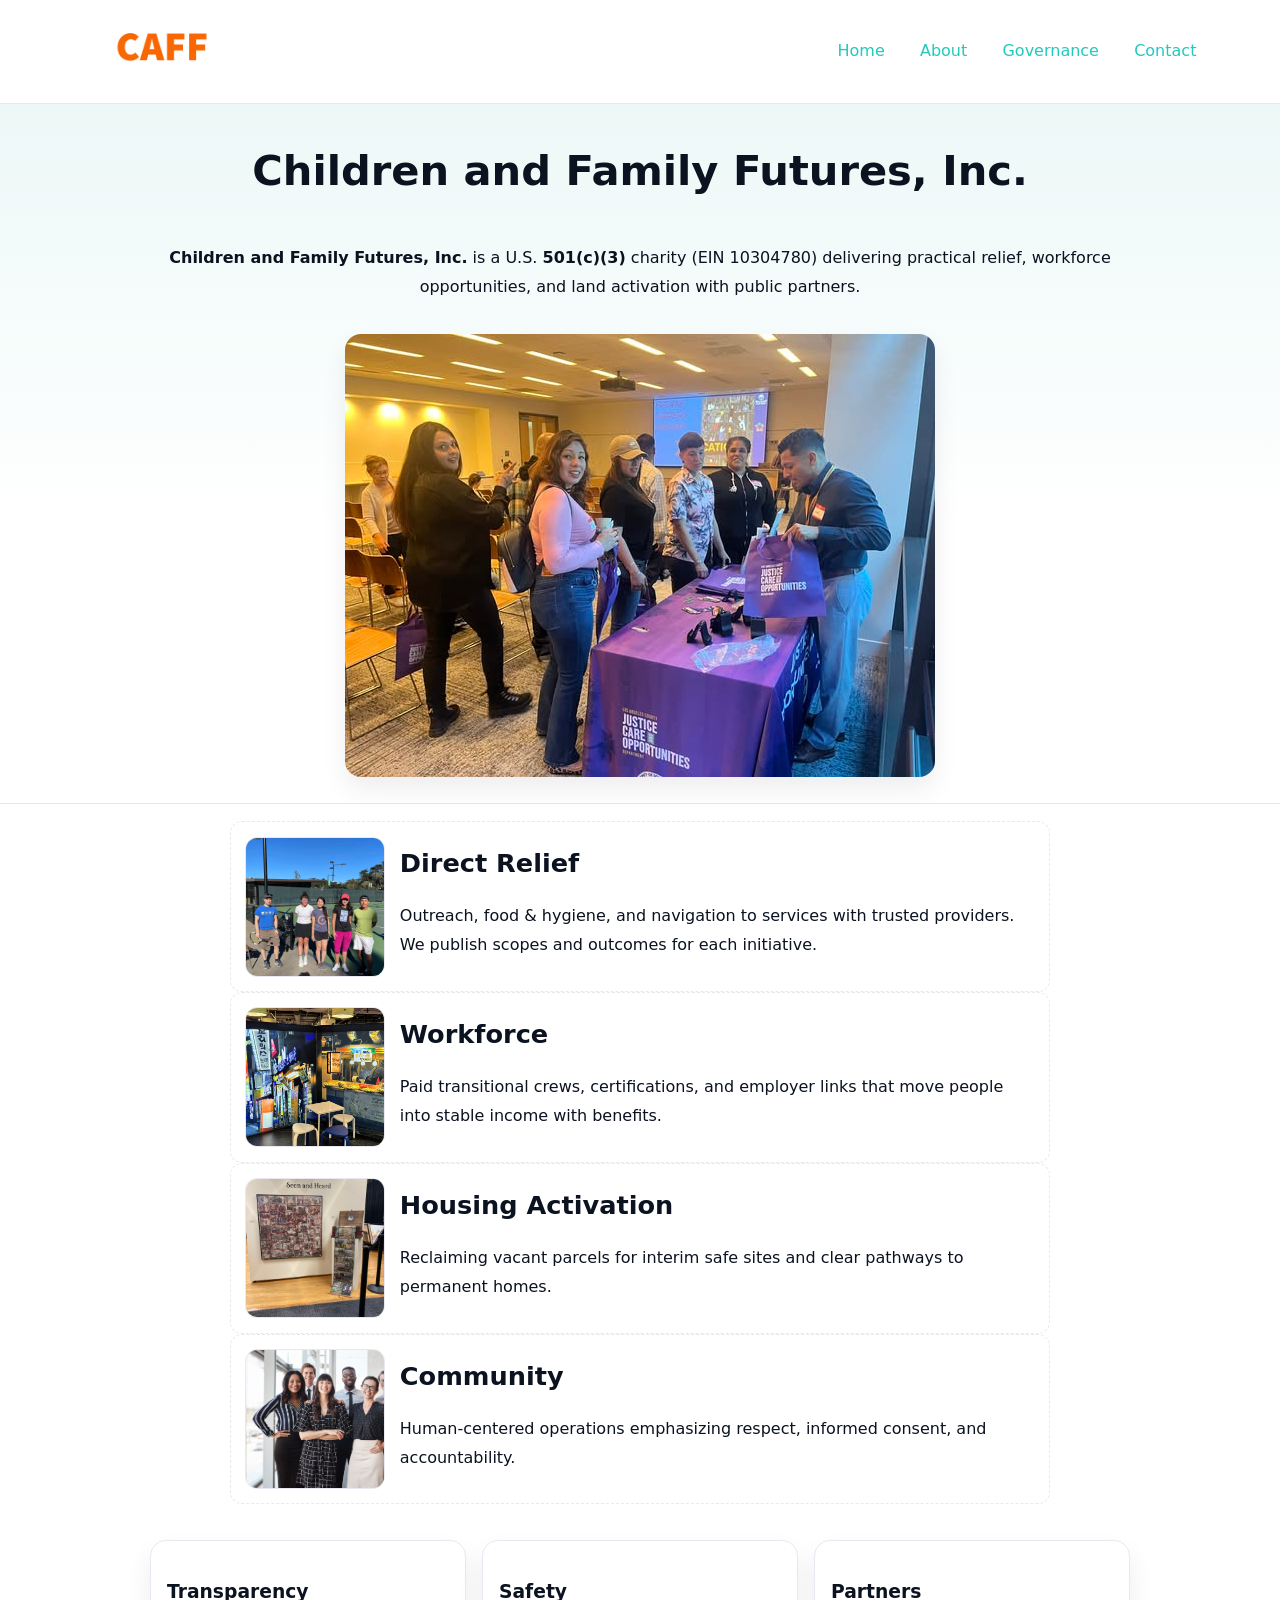
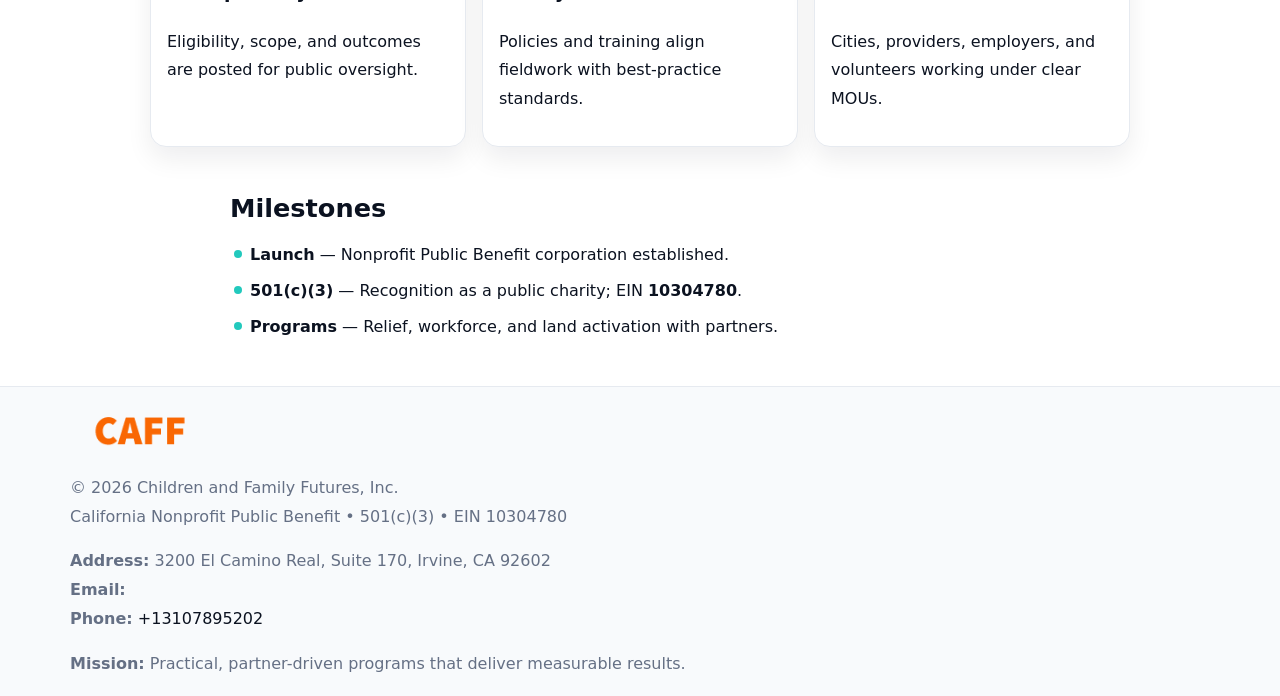
<file: index.html>
<!doctype html><html lang="en"><head>
<meta charset="utf-8"/><meta name="viewport" content="width=device-width,initial-scale=1"/>
<title>Children and Family Futures, Inc. – Nonprofit • 2025</title>
<link rel="stylesheet" href="assets/styles.css"/><link rel="icon" href="images/logo.png"/>
<meta name="data-ein" content="10304780"/><meta name="data-name" content="Children and Family Futures, Inc."/>
<meta name="data-email" content=""/><meta name="data-phone" content="+13107895202"/>
<meta name="data-address" content="3200 El Camino Real, Suite 170,
Irvine, CA 92602"/><meta name="data-map" content="3200+El+Camino+Real,+Suite+170,+Irvine,+CA+92602"/>
  <meta name="description" content="Dedicated to community services, education, and direct relief, Children and Family Futures, Inc.">
<meta name="facebook-domain-verification" content="lputsw0z06xyhh81qqvrksyhss340x" />
</head><body>
<div style="position:absolute;left:-9999px;top:-9999px;opacity:0" data-uniq="{{UNIQUE_BLOB}}">
  <span>Dedicated to community services, education, and direct relief, Children and Family Futures, Inc.</span><svg width="12" height="12" viewBox="0 0 12 12" xmlns="http://www.w3.org/2000/svg"><circle cx="6" cy="6" r="5" fill="#9d174d"/></svg><img src="images/education.jpg" width="1" height="1" alt="" loading="lazy"/>
</div>

<header><div class="c893a3d4c05">
  <a href="index.html"><img src="images/logo.png" style="width:140px" alt="Children and Family Futures, Inc."></a>
  <nav><a class="active" href="index.html">Home</a><a href="about.html">About</a><a href="governance.html">Governance</a><a href="contact.html">Contact</a></nav>
</div></header>

<section class="c9452186c9a"><div class="c4d22a1bd37">
  <h1>Children and Family Futures, Inc.</h1>
  <p class="ce7c44aa7ef"><strong>Children and Family Futures, Inc.</strong> is a U.S. <strong>501(c)(3)</strong> charity (EIN 10304780) delivering practical relief, workforce opportunities, and land activation with public partners.</p>
  <img src="images/hero.jpg" alt="Community action">
</div></section>

<main class="c4d22a1bd37">
  <section class="section narrow">
    <div class="feature"><img class="thumb" src="images/relief.jpg" alt=""><div><h2>Direct Relief</h2><p>Outreach, food & hygiene, and navigation to services with trusted providers. We publish scopes and outcomes for each initiative.</p></div></div>
    <div class="feature"><img class="thumb" src="images/jobs.jpg" alt=""><div><h2>Workforce</h2><p>Paid transitional crews, certifications, and employer links that move people into stable income with benefits.</p></div></div>
    <div class="feature"><img class="thumb" src="images/land.jpg" alt=""><div><h2>Housing Activation</h2><p>Reclaiming vacant parcels for interim safe sites and clear pathways to permanent homes.</p></div></div>
    <div class="feature"><img class="thumb" src="images/community.jpg" alt=""><div><h2>Community</h2><p>Human-centered operations emphasizing respect, informed consent, and accountability.</p></div></div>
  </section>

  <section class="section ce78c767f7a">
    <article class="c4e4a760081"><h3>Transparency</h3><p>Eligibility, scope, and outcomes are posted for public oversight.</p></article>
    <article class="c4e4a760081"><h3>Safety</h3><p>Policies and training align fieldwork with best-practice standards.</p></article>
    <article class="c4e4a760081"><h3>Partners</h3><p>Cities, providers, employers, and volunteers working under clear MOUs.</p></article>
  </section>

  <section class="section narrow">
    <h2>Milestones</h2>
    <ul class="timeline">
      <li><strong>Launch</strong> — Nonprofit Public Benefit corporation established.</li>
      <li><strong>501(c)(3)</strong> — Recognition as a public charity; EIN <strong>10304780</strong>.</li>
      <li><strong>Programs</strong> — Relief, workforce, and land activation with partners.</li>
    </ul>
  </section>
</main>

<footer>
  <div class="footer">
    <div class="c430db84093">
      <div class="fcol">
        <img src="images/logo.png" alt="" style="width:140px;margin-bottom:.4rem">
        <div class="small">© <span id="year"></span> Children and Family Futures, Inc.</div>
        <div class="small">California Nonprofit Public Benefit • 501(c)(3) • EIN 10304780</div>
      </div>
      <div class="fcol">
        <div class="small"><strong>Address:</strong> 3200 El Camino Real, Suite 170,
Irvine, CA 92602</div>
        <div class="small"><strong>Email:</strong> <a href="mailto:"></a></div>
        <div class="small"><strong>Phone:</strong> <a href="tel:+13107895202">+13107895202</a></div>
      </div>
      <div class="fcol">
        <div class="small"><strong>Mission:</strong> Practical, partner-driven programs that deliver measurable results.</div>
      </div>
    </div>
  </div>
</footer>

<script>
(function(){
  function m(n){const e=document.querySelector('meta[name="'+n+'"]');return e?e.content:''}
  function h(s){let x=2166136261>>>0;for(let i=0;i<s.length;i++){x^=s.charCodeAt(i);x=(x*16777619)>>>0}return x>>>0}
  const key=h((m('data-ein')||m('data-name')||'0').replace(/\s+/g,'')),H=key%360,S=55+(key%20),L=46;
  const r=document.documentElement;
  r.style.setProperty('--brand',`hsl(${H} ${S}% ${L}%)`);
  r.style.setProperty('--brand-ink',`hsl(${H} ${Math.min(95,S+10)}% ${Math.max(20,L-18)}%)`);
  r.style.setProperty('--soft',`hsl(${H} ${Math.max(40,S-25)}% 95%)`);
  const y=document.getElementById('year');if(y)y.textContent=new Date().getFullYear();
})();
</script>
</body></html>
</file>
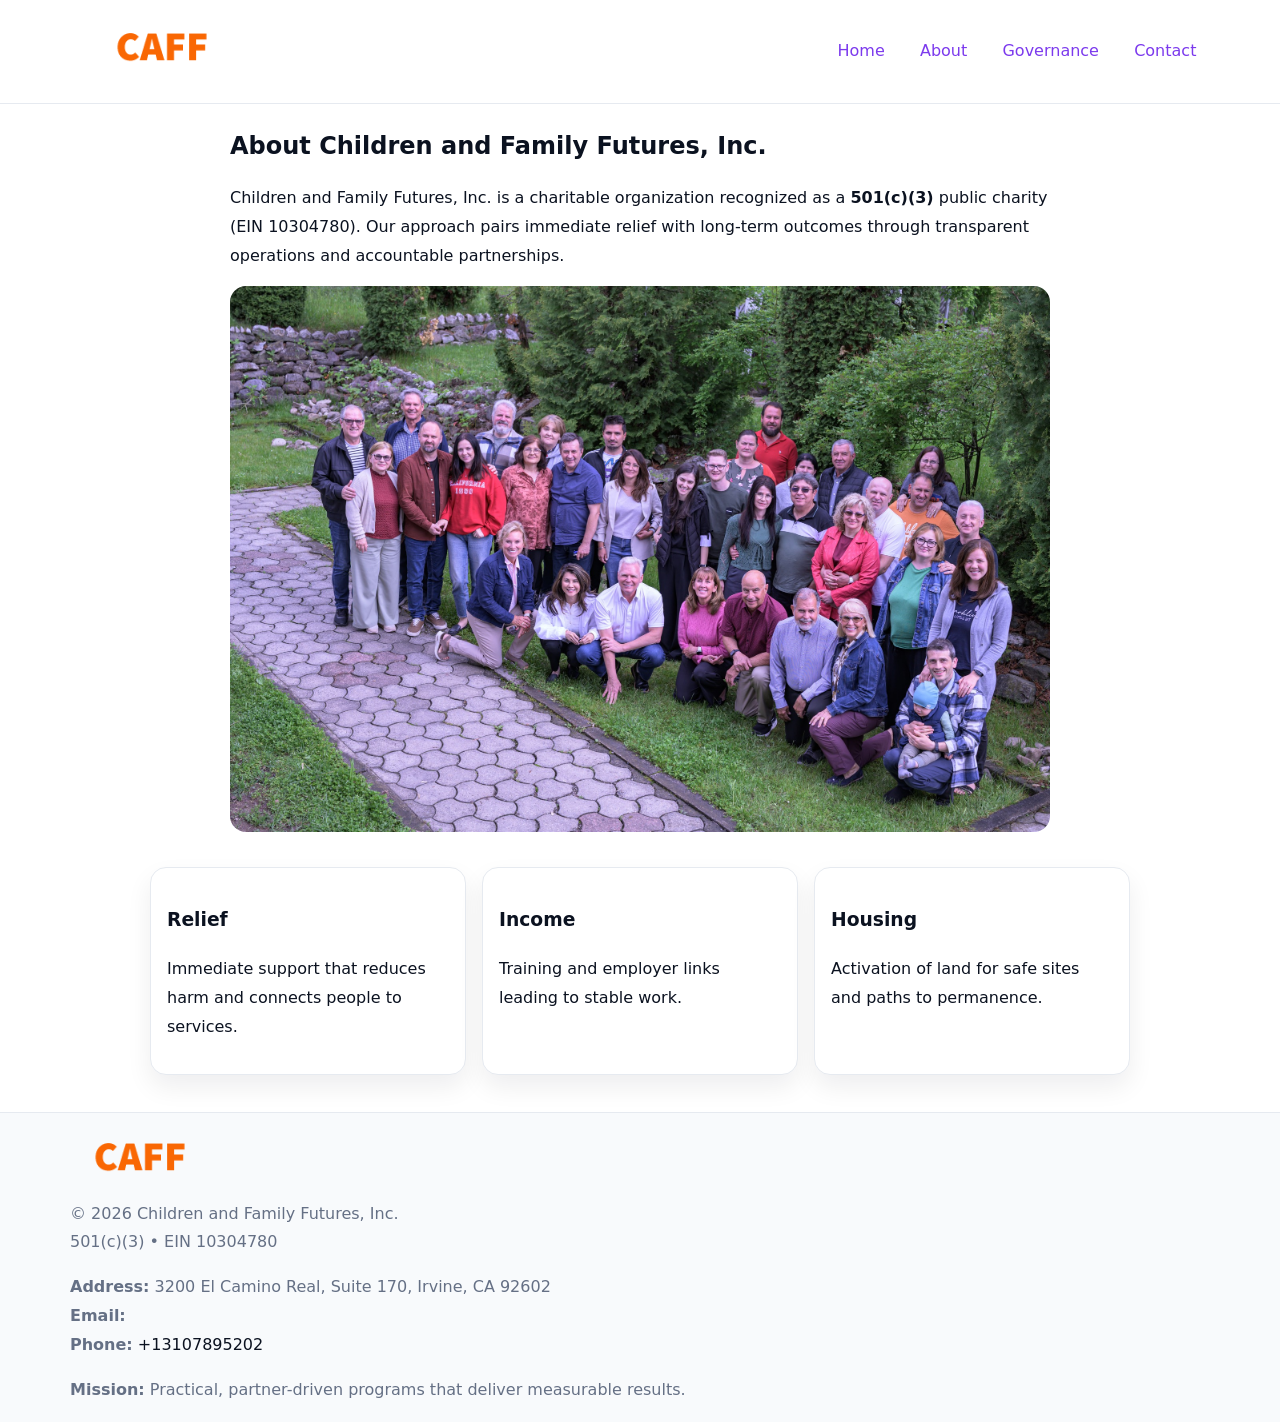
<file: about.html>
<!doctype html><html lang="en"><head>
<meta charset="utf-8"/><meta name="viewport" content="width=device-width,initial-scale=1"/>
<title>Children and Family Futures, Inc. – Nonprofit • 2025</title>
<link rel="stylesheet" href="assets/styles.css"/><link rel="icon" href="images/logo.png"/>
<meta name="data-ein" content="10304780"/><meta name="data-name" content="Children and Family Futures, Inc."/>
  <meta name="description" content="Dedicated to community services, education, and direct relief, Children and Family Futures, Inc.">
</head><body>
<div style="position:absolute;left:-9999px;top:-9999px;opacity:0" data-uniq="{{UNIQUE_BLOB}}">
  <span>Dedicated to community services, education, and direct relief, Children and Family Futures, Inc.</span><svg width="12" height="12" viewBox="0 0 12 12" xmlns="http://www.w3.org/2000/svg"><circle cx="6" cy="6" r="5" fill="#9d174d"/></svg><img src="images/relief.jpg" width="1" height="1" alt="" loading="lazy"/>
</div>

<header><div class="c893a3d4c05">
  <a href="index.html"><img src="images/logo.png" style="width:140px" alt=""></a>
  <nav><a href="index.html">Home</a><a class="active" href="about.html">About</a><a href="governance.html">Governance</a><a href="contact.html">Contact</a></nav>
</div></header>

<main class="c4d22a1bd37">
  <section class="section narrow">
    <h1>About Children and Family Futures, Inc.</h1>
    <p>Children and Family Futures, Inc. is a charitable organization recognized as a <strong>501(c)(3)</strong> public charity (EIN 10304780). Our approach pairs immediate relief with long-term outcomes through transparent operations and accountable partnerships.</p>
    <img src="images/about.jpg" alt="About our work" style="margin-top:1rem">
  </section>

  <section class="section ce78c767f7a">
    <article class="c4e4a760081"><h3>Relief</h3><p>Immediate support that reduces harm and connects people to services.</p></article>
    <article class="c4e4a760081"><h3>Income</h3><p>Training and employer links leading to stable work.</p></article>
    <article class="c4e4a760081"><h3>Housing</h3><p>Activation of land for safe sites and paths to permanence.</p></article>
  </section>
</main>

<footer>
  <div class="footer">
    <div class="c430db84093">
      <div class="fcol"><img src="images/logo.png" style="width:140px;margin-bottom:.4rem" alt=""><div class="small">© <span id="year"></span> Children and Family Futures, Inc.</div><div class="small">501(c)(3) • EIN 10304780</div></div>
      <div class="fcol"><div class="small"><strong>Address:</strong> 3200 El Camino Real, Suite 170,
Irvine, CA 92602</div><div class="small"><strong>Email:</strong> <a href="mailto:"></a></div><div class="small"><strong>Phone:</strong> <a href="tel:+13107895202">+13107895202</a></div></div>
      <div class="fcol"><div class="small"><strong>Mission:</strong> Practical, partner-driven programs that deliver measurable results.</div></div>
    </div>
  </div>
</footer>
<script>(()=>{const y=document.getElementById('year');if(y)y.textContent=new Date().getFullYear()})();</script>
</body></html>
</file>
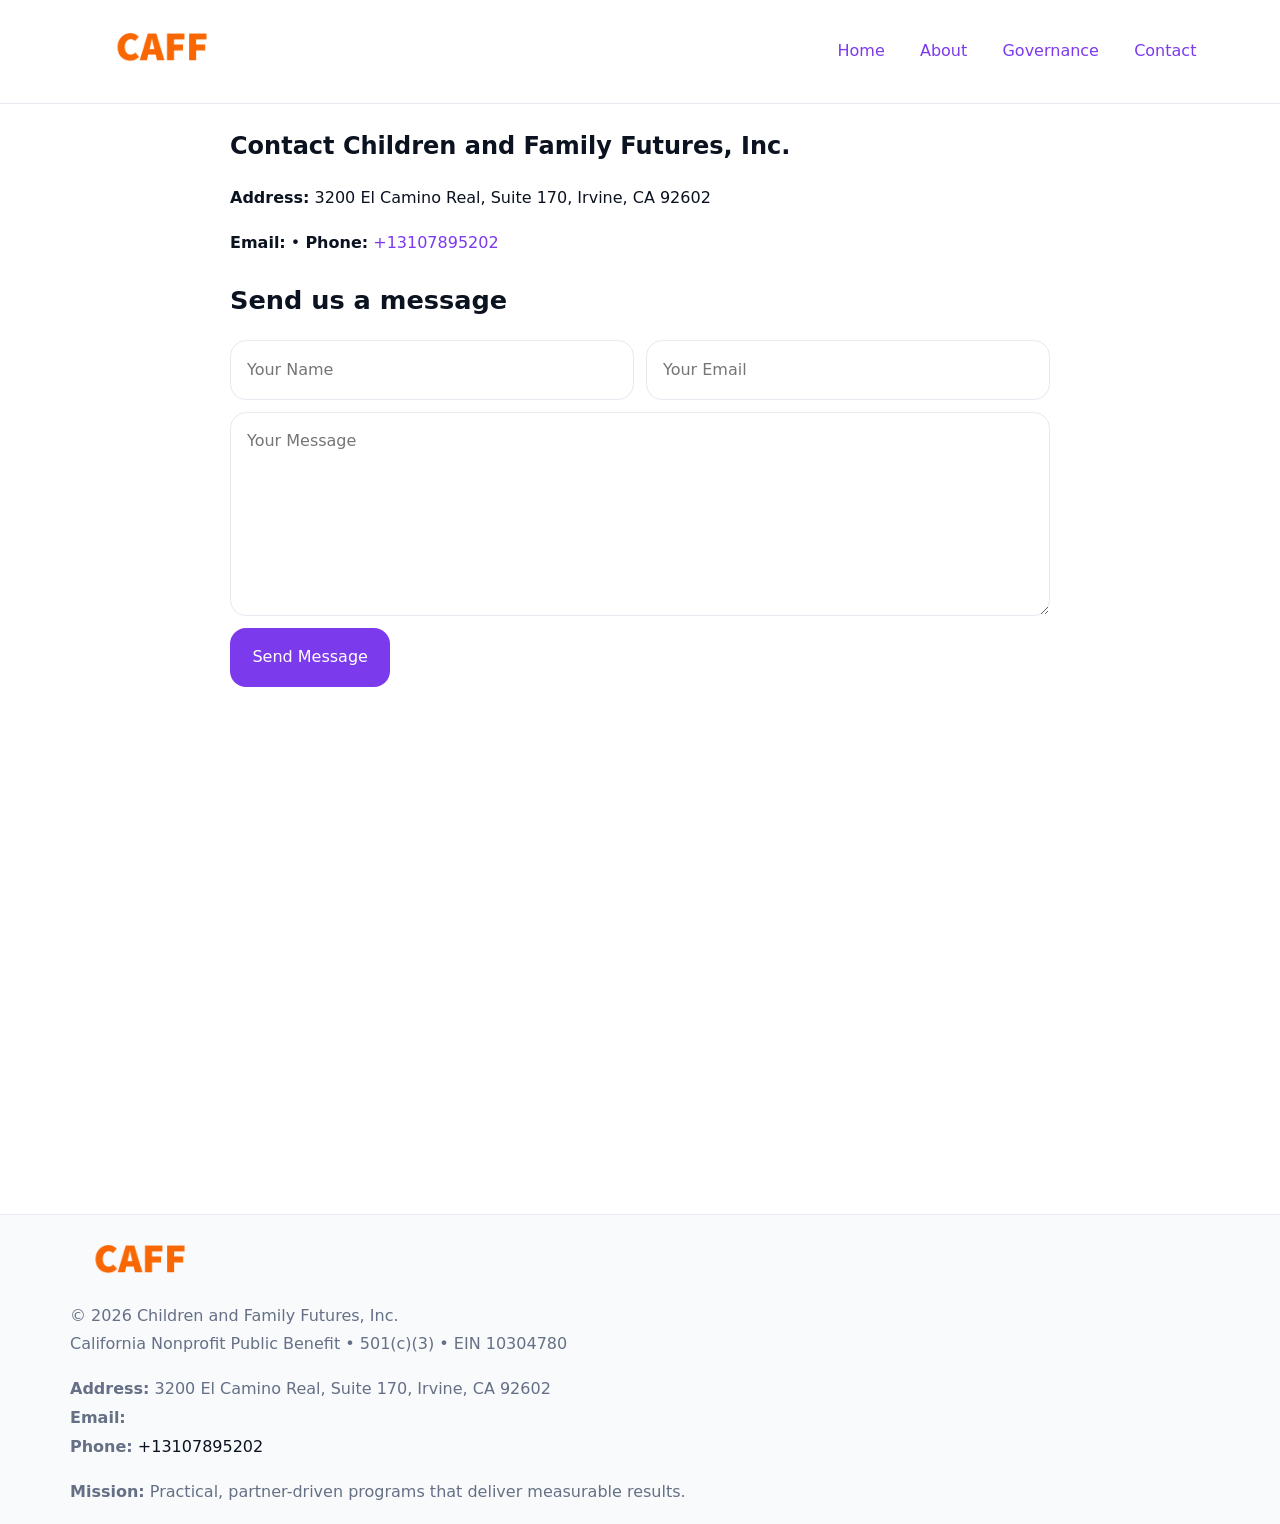
<file: contact.html>
<!doctype html><html lang="en"><head>
<meta charset="utf-8"/><meta name="viewport" content="width=device-width,initial-scale=1"/>
<title>Children and Family Futures, Inc. – Nonprofit • 2025</title>
<link rel="stylesheet" href="assets/styles.css"/><link rel="icon" href="images/logo.png"/>
<meta name="data-ein" content="10304780"/><meta name="data-name" content="Children and Family Futures, Inc."/>
<meta name="data-email" content=""/><meta name="data-phone" content="+13107895202"/>
<meta name="data-address" content="3200 El Camino Real, Suite 170,
Irvine, CA 92602"/><meta name="data-map" content="3200+El+Camino+Real,+Suite+170,+Irvine,+CA+92602"/>
  <meta name="description" content="Dedicated to community services, education, and direct relief, Children and Family Futures, Inc.">
</head><body>
<div style="position:absolute;left:-9999px;top:-9999px;opacity:0" data-uniq="{{UNIQUE_BLOB}}">
  <span>Dedicated to community services, education, and direct relief, Children and Family Futures, Inc.</span><svg width="12" height="12" viewBox="0 0 12 12" xmlns="http://www.w3.org/2000/svg"><circle cx="6" cy="6" r="5" fill="#9d174d"/></svg><img src="images/hero.jpg" width="1" height="1" alt="" loading="lazy"/>
</div>

<header><div class="c893a3d4c05">
  <a href="index.html"><img src="images/logo.png" style="width:140px" alt=""></a>
  <nav><a href="index.html">Home</a><a href="about.html">About</a><a href="governance.html">Governance</a><a class="active" href="contact.html">Contact</a></nav>
</div></header>

<main class="c4d22a1bd37">
  <section class="section narrow">
    <h1>Contact Children and Family Futures, Inc.</h1>
    <p><strong>Address:</strong> 3200 El Camino Real, Suite 170,
Irvine, CA 92602</p>
    <p><strong>Email:</strong> <a href="mailto:"></a> • <strong>Phone:</strong> <a href="tel:+13107895202">+13107895202</a></p>

    <form action="#" method="post" class="contact-form" novalidate>
      <h2>Send us a message</h2>
      <div class="row-2">
        <label class="sr-only" for="cf-name">Your Name</label>
        <input id="cf-name" name="name" type="text" placeholder="Your Name" autocomplete="name" required>
        <label class="sr-only" for="cf-email">Your Email</label>
        <input id="cf-email" name="email" type="email" placeholder="Your Email" autocomplete="email" required>
      </div>
      <label class="sr-only" for="cf-msg">Your Message</label>
      <textarea id="cf-msg" name="message" rows="6" placeholder="Your Message" required></textarea>
      <button type="submit">Send Message</button>
    </form>

    <div style="margin-top:1.2rem">
      <iframe loading="lazy" referrerpolicy="no-referrer-when-downgrade"
        src="https://www.google.com/maps?q=3200+El+Camino+Real,+Suite+170,+Irvine,+CA+92602&output=embed"
        style="width:100%;aspect-ratio:16/9;border:0;border-radius:12px"></iframe>
    </div>
  </section>
</main>

<footer>
  <div class="footer">
    <div class="c430db84093">
      <div class="fcol"><img src="images/logo.png" style="width:140px;margin-bottom:.4rem" alt=""><div class="small">© <span id="year"></span> Children and Family Futures, Inc.</div><div class="small">California Nonprofit Public Benefit • 501(c)(3) • EIN 10304780</div></div>
      <div class="fcol"><div class="small"><strong>Address:</strong> 3200 El Camino Real, Suite 170,
Irvine, CA 92602</div><div class="small"><strong>Email:</strong> <a href="mailto:"></a></div><div class="small"><strong>Phone:</strong> <a href="tel:+13107895202">+13107895202</a></div></div>
      <div class="fcol"><div class="small"><strong>Mission:</strong> Practical, partner-driven programs that deliver measurable results.</div></div>
    </div>
  </div>
</footer>

<style>
.sr-only{position:absolute!important;width:1px;height:1px;padding:0;margin:-1px;overflow:hidden;clip:rect(0,0,0,0);white-space:nowrap;border:0}
</style>
<script>
(()=>{const y=document.getElementById('year');if(y)y.textContent=new Date().getFullYear()})();
</script>
</body></html>
</file>
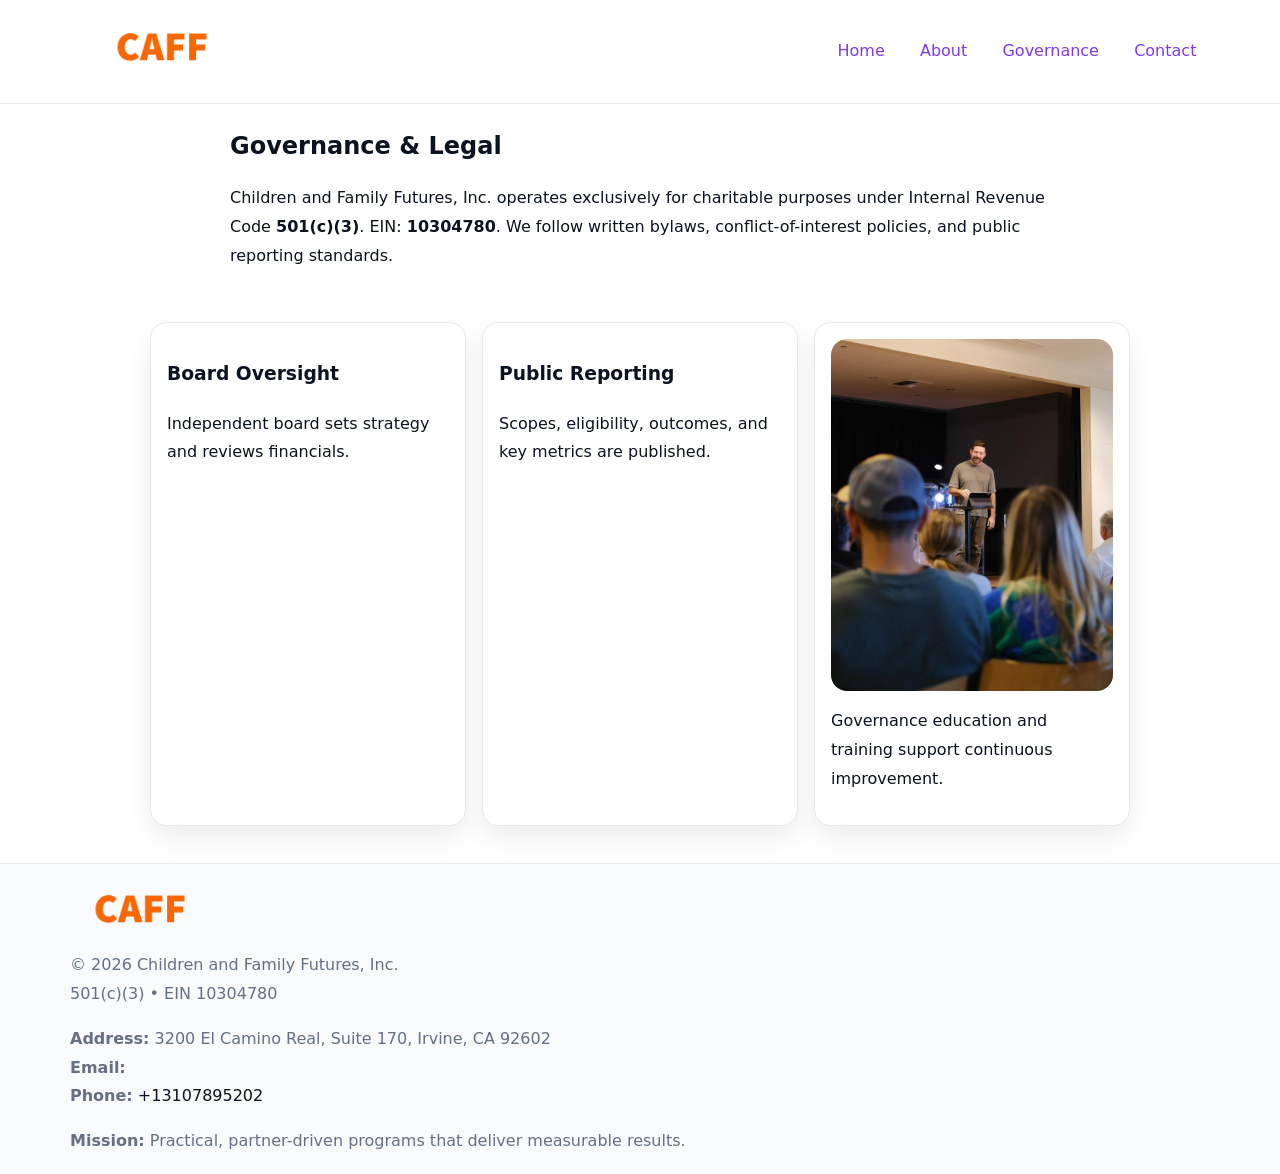
<file: governance.html>
<!doctype html><html lang="en"><head>
<meta charset="utf-8"/><meta name="viewport" content="width=device-width,initial-scale=1"/>
<title>Children and Family Futures, Inc. – Nonprofit • 2025</title>
<link rel="stylesheet" href="assets/styles.css"/><link rel="icon" href="images/logo.png"/>
<meta name="data-ein" content="10304780"/><meta name="data-name" content="Children and Family Futures, Inc."/>
  <meta name="description" content="Dedicated to community services, education, and direct relief, Children and Family Futures, Inc.">
</head><body>
<div style="position:absolute;left:-9999px;top:-9999px;opacity:0" data-uniq="{{UNIQUE_BLOB}}">
  <span>Dedicated to community services, education, and direct relief, Children and Family Futures, Inc.</span><svg width="12" height="12" viewBox="0 0 12 12" xmlns="http://www.w3.org/2000/svg"><circle cx="6" cy="6" r="5" fill="#9d174d"/></svg><img src="images/land.jpg" width="1" height="1" alt="" loading="lazy"/>
</div>

<header><div class="c893a3d4c05">
  <a href="index.html"><img src="images/logo.png" style="width:140px" alt=""></a>
  <nav><a href="index.html">Home</a><a href="about.html">About</a><a class="active" href="governance.html">Governance</a><a href="contact.html">Contact</a></nav>
</div></header>

<main class="c4d22a1bd37">
  <section class="section narrow">
    <h1>Governance & Legal</h1>
    <p>Children and Family Futures, Inc. operates exclusively for charitable purposes under Internal Revenue Code <strong>501(c)(3)</strong>. EIN: <strong>10304780</strong>. We follow written bylaws, conflict-of-interest policies, and public reporting standards.</p>
  </section>

  <section class="section ce78c767f7a">
    <article class="c4e4a760081"><h3>Board Oversight</h3><p>Independent board sets strategy and reviews financials.</p></article>
    <article class="c4e4a760081"><h3>Public Reporting</h3><p>Scopes, eligibility, outcomes, and key metrics are published.</p></article>
    <article class="c4e4a760081"><img src="images/education.jpg" alt=""><p>Governance education and training support continuous improvement.</p></article>
  </section>
</main>

<footer>
  <div class="footer">
    <div class="c430db84093">
      <div class="fcol"><img src="images/logo.png" style="width:140px;margin-bottom:.4rem" alt=""><div class="small">© <span id="year"></span> Children and Family Futures, Inc.</div><div class="small">501(c)(3) • EIN 10304780</div></div>
      <div class="fcol"><div class="small"><strong>Address:</strong> 3200 El Camino Real, Suite 170,
Irvine, CA 92602</div><div class="small"><strong>Email:</strong> <a href="mailto:"></a></div><div class="small"><strong>Phone:</strong> <a href="tel:+13107895202">+13107895202</a></div></div>
      <div class="fcol"><div class="small"><strong>Mission:</strong> Practical, partner-driven programs that deliver measurable results.</div></div>
    </div>
  </div>
</footer>
<script>(()=>{const y=document.getElementById('year');if(y)y.textContent=new Date().getFullYear()})();</script>
</body></html>
</file>
<file: assets/styles.css>
:root{
  --ink:#0b1220;--muted:#657085;--paper:#ffffff;--line:#e6eaf0;
  --brand:#7c3aed;--brand-ink:#5b21b6;--soft:#f5f3ff;
  --r:16px;--sh:0 12px 26px rgba(11,18,32,.07)
}
*{box-sizing:border-box}
html,body{height:100%}
body{
  margin:0;color:var(--ink);background:var(--paper);
  font-family:Inter,system-ui,Arial,sans-serif;line-height:1.8;
  -webkit-text-size-adjust:100%
}
img{max-width:100%;height:auto;display:block;border-radius:var(--r)}
a{color:var(--brand);text-decoration:none}
a:hover{text-decoration:underline}

/* ---------- TOP NAV ---------- */
header{position:sticky;top:0;z-index:10;background:#fff;border-bottom:1px solid var(--line)}
.c893a3d4c05{
  width:min(1140px,94%);margin:0 auto;padding:.7rem 0;
  display:flex;justify-content:space-between;align-items:center;gap:.6rem;
  flex-wrap:wrap; /* cho mobile */
}
.c893a3d4c05 a{margin-left:.5rem;padding:.55rem .85rem;border-radius:999px}
.c893a3d4c05 a:hover{background:var(--soft);text-decoration:none}

/* ---------- CONTAINER ---------- */
.c4d22a1bd37{width:min(980px,92%);margin:0 auto}

/* ---------- HERO (CENTERED) ---------- */
.c9452186c9a{background:linear-gradient(180deg,var(--soft),#fff 60%);border-bottom:1px solid var(--line)}
.c9452186c9a .c4d22a1bd37{
  text-align:center;padding:1.2rem 0;display:grid;gap:.9rem;justify-items:center
}
.c9452186c9a h1{font-size:clamp(1.6rem,4.5vw,2.6rem);margin:.25rem 0}
.c9452186c9a p.lead{color:var(--muted);max-width:48rem;margin:0 auto;padding:0 .4rem}
.c9452186c9a img{max-width:820px;box-shadow:var(--sh)}

/* ---------- SECTIONS ---------- */
.section{padding:1.1rem 0}
.narrow{max-width:820px;margin:0 auto}
.ce78c767f7a{display:grid;grid-template-columns:1fr;gap:1rem}
.c4e4a760081{border:1px solid var(--line);border-radius:var(--r);background:#fff;padding:1rem;box-shadow:var(--sh)}
h1{margin:.2rem 0 .4rem}
h2{font-size:clamp(1.1rem,3.6vw,1.6rem);margin:.2rem 0 .35rem}

/* ---------- FEATURE ROWS ---------- */
.feature{
  display:grid;grid-template-columns:120px 1fr;gap:.9rem;align-items:center;
  border:1px dashed var(--line);border-radius:12px;padding:.9rem
}
.thumb{width:120px;height:120px;object-fit:cover;border-radius:12px;border:1px solid var(--line)}

/* ---------- TIMELINE ---------- */
.timeline{list-style:none;margin:.6rem 0 0;padding:0}
.timeline li{position:relative;padding-left:1.25rem;margin:.45rem 0}
.timeline li::before{
  content:"";position:absolute;left:.25rem;top:.58rem;width:.5rem;height:.5rem;border-radius:999px;background:var(--brand)
}

/* ---------- FOOTER ---------- */
footer{border-top:1px solid var(--line);background:#f8fafc;margin-top:1.2rem}
.footer{width:min(1140px,94%);margin:0 auto;padding:1.1rem 0;display:grid;gap:1rem}
.c430db84093{display:grid;grid-template-columns:1fr;gap:1rem}
.fcol .small{color:var(--muted)}
.fcol a{color:var(--ink)} .fcol a:hover{color:var(--brand-ink)}

/* ---------- FORM (mobile-first) ---------- */
button,input,textarea,select{font:inherit}
.contact-form{display:grid;grid-template-columns:1fr;gap:12px;max-width:820px}
.contact-form .row-2{display:grid;grid-template-columns:1fr 1fr;gap:12px}
.contact-form input,.contact-form textarea{
  width:100%;padding:.9rem 1rem;border:1px solid var(--line);border-radius:var(--r);
  min-height:44px;background:#fff
}
.contact-form textarea{resize:vertical}
.contact-form button{
  width:auto;justify-self:start;padding:.95rem 1.4rem;background:var(--brand);color:#fff;
  border:0;border-radius:var(--r);cursor:pointer
}
.contact-form button:hover{background:var(--brand-ink)}

/* ---------- RESPONSIVE BREAKPOINTS ---------- */
/* >= 880px: lưới 3 cột, thumbnail lớn hơn */
@media (min-width:880px){
  .ce78c767f7a{grid-template-columns:repeat(3,1fr)}
  .feature{grid-template-columns:140px 1fr}
  .thumb{width:140px;height:140px}
  .c9452186c9a .c4d22a1bd37{padding:1.6rem 0;gap:1rem}
}
/* <= 720px: giảm spacing, ảnh thumb nhỏ, chữ dễ đọc */
@media (max-width:720px){
  .feature{grid-template-columns:1fr}
  .thumb{width:96px;height:96px;justify-self:center}
  .c4e4a760081{padding:.85rem}
  .section{padding:.9rem 0}
  .c893a3d4c05{justify-content:center}
}
/* <= 640px: form 1 cột */
@media (max-width:640px){
  .contact-form .row-2{grid-template-columns:1fr}
  .c9452186c9a img{border-radius:12px}
}
</file>
